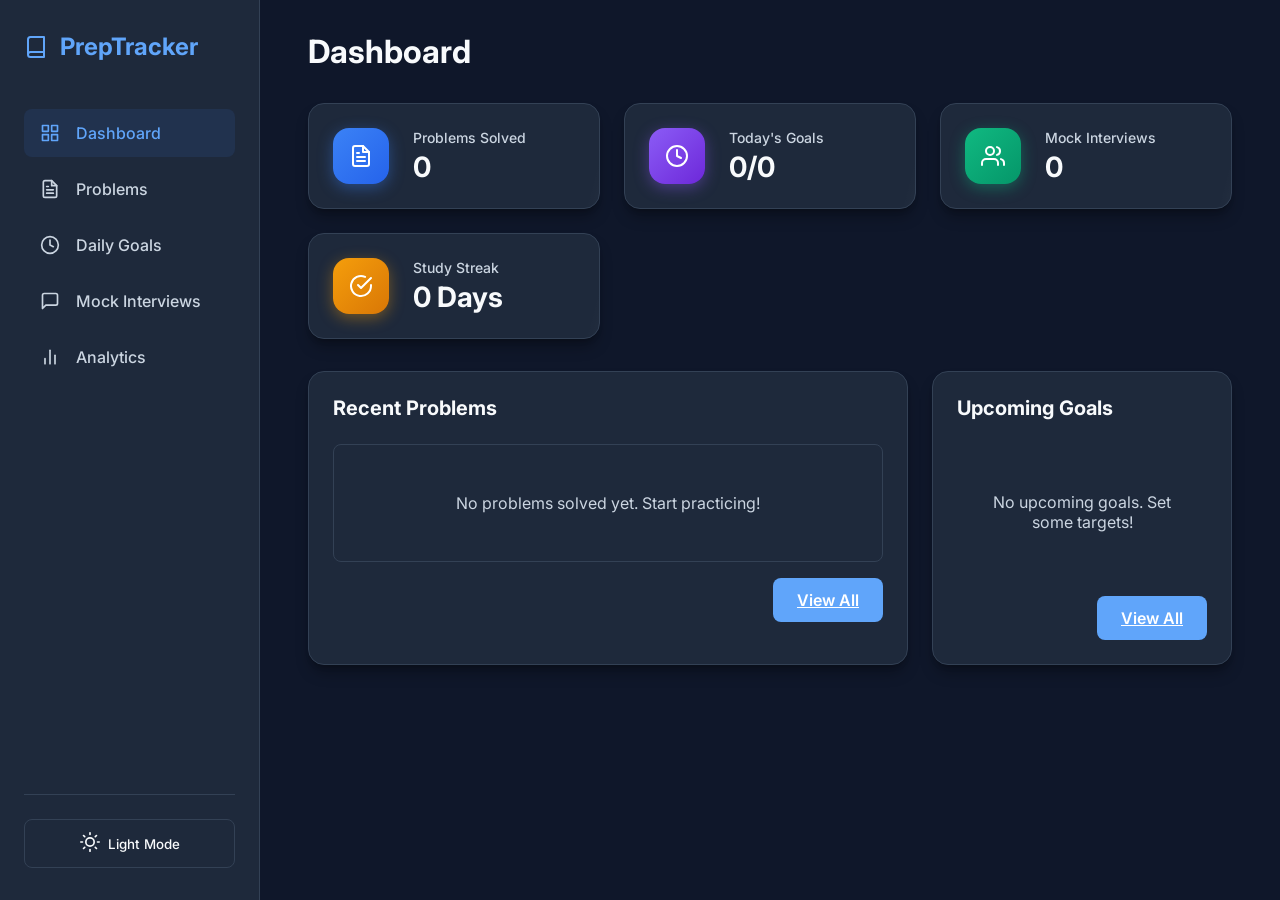
<file: index.html>
<!DOCTYPE html>
<html lang="en" data-theme="dark">
<head>
    <meta charset="UTF-8">
    <meta name="viewport" content="width=device-width, initial-scale=1.0">
    <title>Dashboard | Placement Preparation Tracker</title>
    <link rel="stylesheet" href="./css/style.css">
    <link rel="stylesheet" href="./css/dashboard.css">
</head>
<body>
    <div class="app-container">
        <!-- Sidebar will be injected here -->
        <div id="sidebar-container"></div>
        
        <main class="main-content">
            <header class="page-header">
                <div style="display: flex; align-items: center; gap: 1rem;">
                    <button class="mobile-menu-btn" aria-label="Toggle Menu">
                        <svg xmlns="http://www.w3.org/2000/svg" width="24" height="24" viewBox="0 0 24 24" fill="none" stroke="currentColor" stroke-width="2" stroke-linecap="round" stroke-linejoin="round"><line x1="3" y1="12" x2="21" y2="12"></line><line x1="3" y1="6" x2="21" y2="6"></line><line x1="3" y1="18" x2="21" y2="18"></line></svg>
                    </button>
                    <h1 class="page-title">Dashboard</h1>
                </div>
            </header>
            
            <div class="dashboard-grid animate-fade-in">
                <!-- Summary Cards -->
                <div class="card summary-card gradient-blue">
                    <div class="card-icon">
                        <svg xmlns="http://www.w3.org/2000/svg" width="24" height="24" viewBox="0 0 24 24" fill="none" stroke="currentColor" stroke-width="2" stroke-linecap="round" stroke-linejoin="round"><path d="M14 2H6a2 2 0 0 0-2 2v16a2 2 0 0 0 2 2h12a2 2 0 0 0 2-2V8z"></path><polyline points="14 2 14 8 20 8"></polyline><line x1="16" y1="13" x2="8" y2="13"></line><line x1="16" y1="17" x2="8" y2="17"></line><polyline points="10 9 9 9 8 9"></polyline></svg>
                    </div>
                    <div class="card-content">
                        <h3>Problems Solved</h3>
                        <p class="stat-value" id="stat-problems">0</p>
                    </div>
                </div>
                
                <div class="card summary-card gradient-purple">
                    <div class="card-icon">
                        <svg xmlns="http://www.w3.org/2000/svg" width="24" height="24" viewBox="0 0 24 24" fill="none" stroke="currentColor" stroke-width="2" stroke-linecap="round" stroke-linejoin="round"><circle cx="12" cy="12" r="10"></circle><polyline points="12 6 12 12 16 14"></polyline></svg>
                    </div>
                    <div class="card-content">
                        <h3>Today's Goals</h3>
                        <p class="stat-value" id="stat-goals">0/0</p>
                    </div>
                </div>
                
                <div class="card summary-card gradient-green">
                    <div class="card-icon">
                        <svg xmlns="http://www.w3.org/2000/svg" width="24" height="24" viewBox="0 0 24 24" fill="none" stroke="currentColor" stroke-width="2" stroke-linecap="round" stroke-linejoin="round"><path d="M17 21v-2a4 4 0 0 0-4-4H5a4 4 0 0 0-4 4v2"></path><circle cx="9" cy="7" r="4"></circle><path d="M23 21v-2a4 4 0 0 0-3-3.87"></path><path d="M16 3.13a4 4 0 0 1 0 7.75"></path></svg>
                    </div>
                    <div class="card-content">
                        <h3>Mock Interviews</h3>
                        <p class="stat-value" id="stat-interviews">0</p>
                    </div>
                </div>
                
                <div class="card summary-card gradient-orange">
                    <div class="card-icon">
                        <svg xmlns="http://www.w3.org/2000/svg" width="24" height="24" viewBox="0 0 24 24" fill="none" stroke="currentColor" stroke-width="2" stroke-linecap="round" stroke-linejoin="round"><path d="M22 11.08V12a10 10 0 1 1-5.93-9.14"></path><polyline points="22 4 12 14.01 9 11.01"></polyline></svg>
                    </div>
                    <div class="card-content">
                        <h3>Study Streak</h3>
                        <p class="stat-value" id="stat-streak">0 Days</p>
                    </div>
                </div>
            </div>
            
            <div class="dashboard-sections animate-fade-in" style="animation-delay: 0.1s;">
                <div class="card">
                    <h2 style="margin-bottom: 1.5rem; font-size: 1.25rem;">Recent Problems</h2>
                    <div id="recent-problems" class="table-container">
                        <!-- Populated by JS -->
                    </div>
                    <div style="margin-top: 1rem; text-align: right;">
                        <a href="./pages/problems.html" class="btn btn-primary">View All</a>
                    </div>
                </div>
                
                <div class="card">
                    <h2 style="margin-bottom: 1.5rem; font-size: 1.25rem;">Upcoming Goals</h2>
                    <div id="upcoming-goals">
                        <!-- Populated by JS -->
                    </div>
                    <div style="margin-top: 1rem; text-align: right;">
                        <a href="./pages/goals.html" class="btn btn-primary">View All</a>
                    </div>
                </div>
            </div>
        </main>
    </div>

    <!-- Scripts -->
    <script src="./js/store.js"></script>
    <script src="./js/theme.js"></script>
    <script src="./js/app.js"></script>
    <script src="./js/dashboard.js"></script>
</body>
</html>
</file>
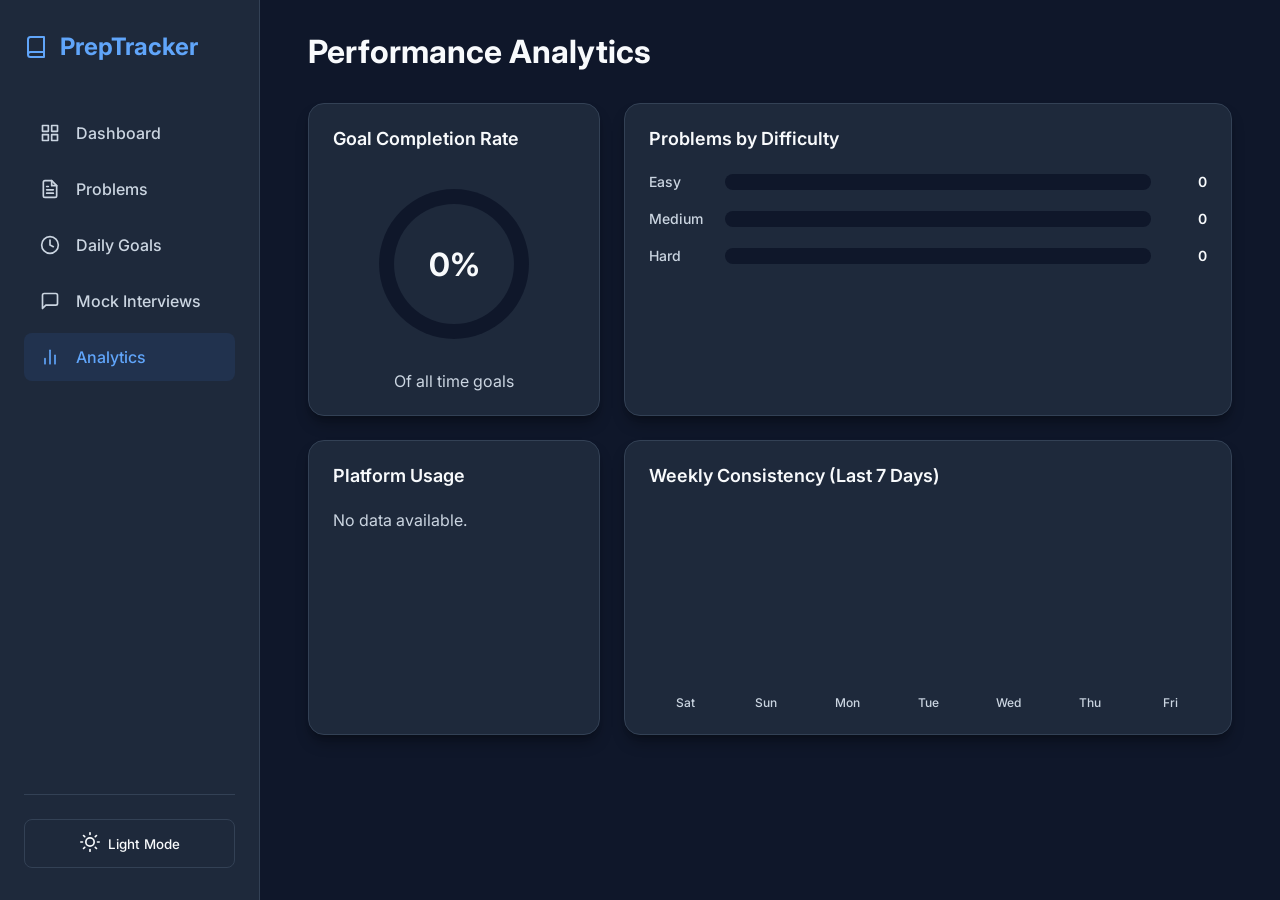
<file: pages/analytics.html>
<!DOCTYPE html>
<html lang="en" data-theme="dark">
<head>
    <meta charset="UTF-8">
    <meta name="viewport" content="width=device-width, initial-scale=1.0">
    <title>Analytics | Placement Preparation Tracker</title>
    <link rel="stylesheet" href="../css/style.css">
    <link rel="stylesheet" href="../css/analytics.css">
</head>
<body>
    <div class="app-container">
        <div id="sidebar-container"></div>
        
        <main class="main-content">
            <header class="page-header">
                <div style="display: flex; align-items: center; gap: 1rem;">
                    <button class="mobile-menu-btn" aria-label="Toggle Menu">
                        <svg xmlns="http://www.w3.org/2000/svg" width="24" height="24" viewBox="0 0 24 24" fill="none" stroke="currentColor" stroke-width="2" stroke-linecap="round" stroke-linejoin="round"><line x1="3" y1="12" x2="21" y2="12"></line><line x1="3" y1="6" x2="21" y2="6"></line><line x1="3" y1="18" x2="21" y2="18"></line></svg>
                    </button>
                    <h1 class="page-title">Performance Analytics</h1>
                </div>
            </header>
            
            <div class="analytics-grid animate-fade-in">
                <!-- Goal Completion Percentage -->
                <div class="card" style="grid-column: span 1;">
                    <h2 class="card-title">Goal Completion Rate</h2>
                    <div class="circular-progress-container">
                        <div class="circular-progress" id="goal-completion-circle">
                            <span class="progress-value" id="goal-completion-text">0%</span>
                        </div>
                    </div>
                    <p style="text-align: center; color: var(--text-secondary); margin-top: 1rem;">Of all time goals</p>
                </div>

                <!-- Problems by Difficulty -->
                <div class="card" style="grid-column: span 2;">
                    <h2 class="card-title">Problems by Difficulty</h2>
                    
                    <div class="bar-chart">
                        <div class="bar-group">
                            <div class="bar-label">Easy</div>
                            <div class="bar-track">
                                <div class="bar-fill bg-success" id="bar-easy" style="width: 0%"></div>
                            </div>
                            <div class="bar-value" id="val-easy">0</div>
                        </div>
                        
                        <div class="bar-group">
                            <div class="bar-label">Medium</div>
                            <div class="bar-track">
                                <div class="bar-fill bg-warning" id="bar-medium" style="width: 0%"></div>
                            </div>
                            <div class="bar-value" id="val-medium">0</div>
                        </div>
                        
                        <div class="bar-group">
                            <div class="bar-label">Hard</div>
                            <div class="bar-track">
                                <div class="bar-fill bg-danger" id="bar-hard" style="width: 0%"></div>
                            </div>
                            <div class="bar-value" id="val-hard">0</div>
                        </div>
                    </div>
                </div>

                <!-- Platform Distribution -->
                <div class="card" style="grid-column: span 1;">
                    <h2 class="card-title">Platform Usage</h2>
                    <div id="platform-stats" class="platform-stats">
                        <!-- Populated by JS -->
                    </div>
                </div>

                <!-- Weekly Consistency -->
                <div class="card" style="grid-column: span 2;">
                    <h2 class="card-title">Weekly Consistency (Last 7 Days)</h2>
                    <div class="activity-graph" id="weekly-graph">
                        <!-- Populated by JS -->
                    </div>
                </div>
            </div>
        </main>
    </div>

    <script src="../js/store.js"></script>
    <script src="../js/theme.js"></script>
    <script src="../js/app.js"></script>
    <script src="../js/analytics.js"></script>
</body>
</html>
</file>
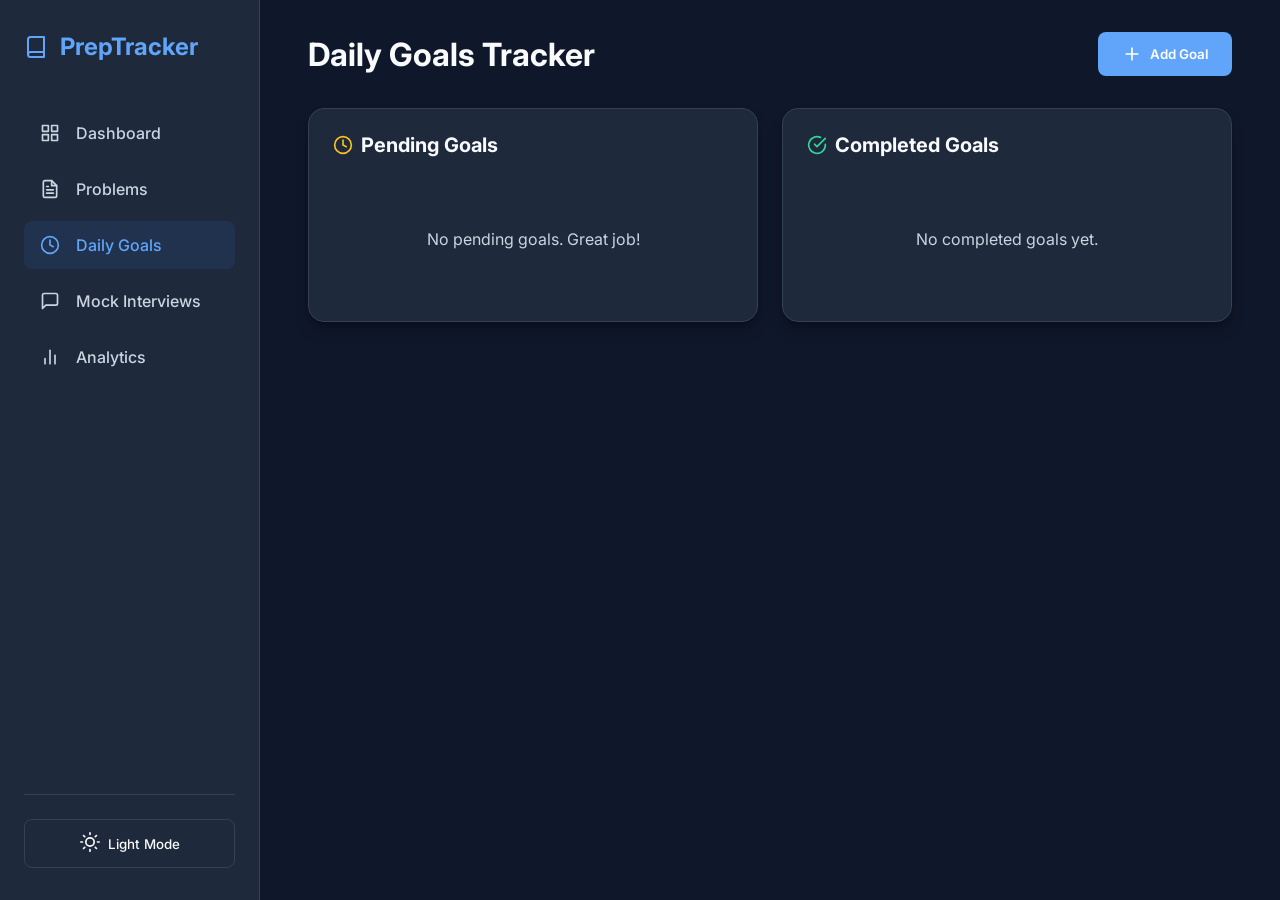
<file: pages/goals.html>
<!DOCTYPE html>
<html lang="en" data-theme="dark">
<head>
    <meta charset="UTF-8">
    <meta name="viewport" content="width=device-width, initial-scale=1.0">
    <title>Daily Goals | Placement Preparation Tracker</title>
    <link rel="stylesheet" href="../css/style.css">
    <link rel="stylesheet" href="../css/goals.css">
</head>
<body>
    <div class="app-container">
        <div id="sidebar-container"></div>
        
        <main class="main-content">
            <header class="page-header">
                <div style="display: flex; align-items: center; gap: 1rem;">
                    <button class="mobile-menu-btn" aria-label="Toggle Menu">
                        <svg xmlns="http://www.w3.org/2000/svg" width="24" height="24" viewBox="0 0 24 24" fill="none" stroke="currentColor" stroke-width="2" stroke-linecap="round" stroke-linejoin="round"><line x1="3" y1="12" x2="21" y2="12"></line><line x1="3" y1="6" x2="21" y2="6"></line><line x1="3" y1="18" x2="21" y2="18"></line></svg>
                    </button>
                    <h1 class="page-title">Daily Goals Tracker</h1>
                </div>
                <button class="btn btn-primary" id="add-goal-btn">
                    <svg xmlns="http://www.w3.org/2000/svg" width="20" height="20" viewBox="0 0 24 24" fill="none" stroke="currentColor" stroke-width="2" stroke-linecap="round" stroke-linejoin="round"><line x1="12" y1="5" x2="12" y2="19"></line><line x1="5" y1="12" x2="19" y2="12"></line></svg>
                    Add Goal
                </button>
            </header>
            
            <div class="goals-grid">
                <!-- Pending Goals -->
                <div class="card animate-fade-in">
                    <h2 style="margin-bottom: 1.5rem; font-size: 1.25rem; display: flex; align-items: center; gap: 0.5rem;">
                        <svg xmlns="http://www.w3.org/2000/svg" width="20" height="20" viewBox="0 0 24 24" fill="none" stroke="var(--warning)" stroke-width="2" stroke-linecap="round" stroke-linejoin="round"><circle cx="12" cy="12" r="10"></circle><polyline points="12 6 12 12 16 14"></polyline></svg>
                        Pending Goals
                    </h2>
                    <div id="pending-goals-container" class="goals-list">
                        <!-- Populated by JS -->
                    </div>
                </div>

                <!-- Completed Goals -->
                <div class="card animate-fade-in" style="animation-delay: 0.1s;">
                    <h2 style="margin-bottom: 1.5rem; font-size: 1.25rem; display: flex; align-items: center; gap: 0.5rem;">
                        <svg xmlns="http://www.w3.org/2000/svg" width="20" height="20" viewBox="0 0 24 24" fill="none" stroke="var(--success)" stroke-width="2" stroke-linecap="round" stroke-linejoin="round"><path d="M22 11.08V12a10 10 0 1 1-5.93-9.14"></path><polyline points="22 4 12 14.01 9 11.01"></polyline></svg>
                        Completed Goals
                    </h2>
                    <div id="completed-goals-container" class="goals-list">
                        <!-- Populated by JS -->
                    </div>
                </div>
            </div>
        </main>
    </div>

    <!-- Add Goal Modal -->
    <div class="modal-overlay" id="goal-modal">
        <div class="modal">
            <div class="modal-header">
                <h2 id="modal-title">Add Daily Goal</h2>
                <button class="close-modal" id="close-modal-btn">&times;</button>
            </div>
            <form id="goal-form">
                <div class="form-group">
                    <label class="form-label" for="goal-title">Goal Title *</label>
                    <input type="text" class="form-control" id="goal-title" required placeholder="e.g. Solve 5 DSA problems">
                </div>
                <div class="form-group">
                    <label class="form-label" for="goal-deadline">Deadline *</label>
                    <input type="date" class="form-control" id="goal-deadline" required>
                </div>
                <div class="form-group">
                    <label class="form-label" for="goal-priority">Priority *</label>
                    <select class="form-control" id="goal-priority" required>
                        <option value="High">High</option>
                        <option value="Medium">Medium</option>
                        <option value="Low">Low</option>
                    </select>
                </div>
                <button type="submit" class="btn btn-primary" style="width: 100%; margin-top: 1rem;">Save Goal</button>
            </form>
        </div>
    </div>

    <script src="../js/store.js"></script>
    <script src="../js/theme.js"></script>
    <script src="../js/app.js"></script>
    <script src="../js/goals.js"></script>
</body>
</html>
</file>
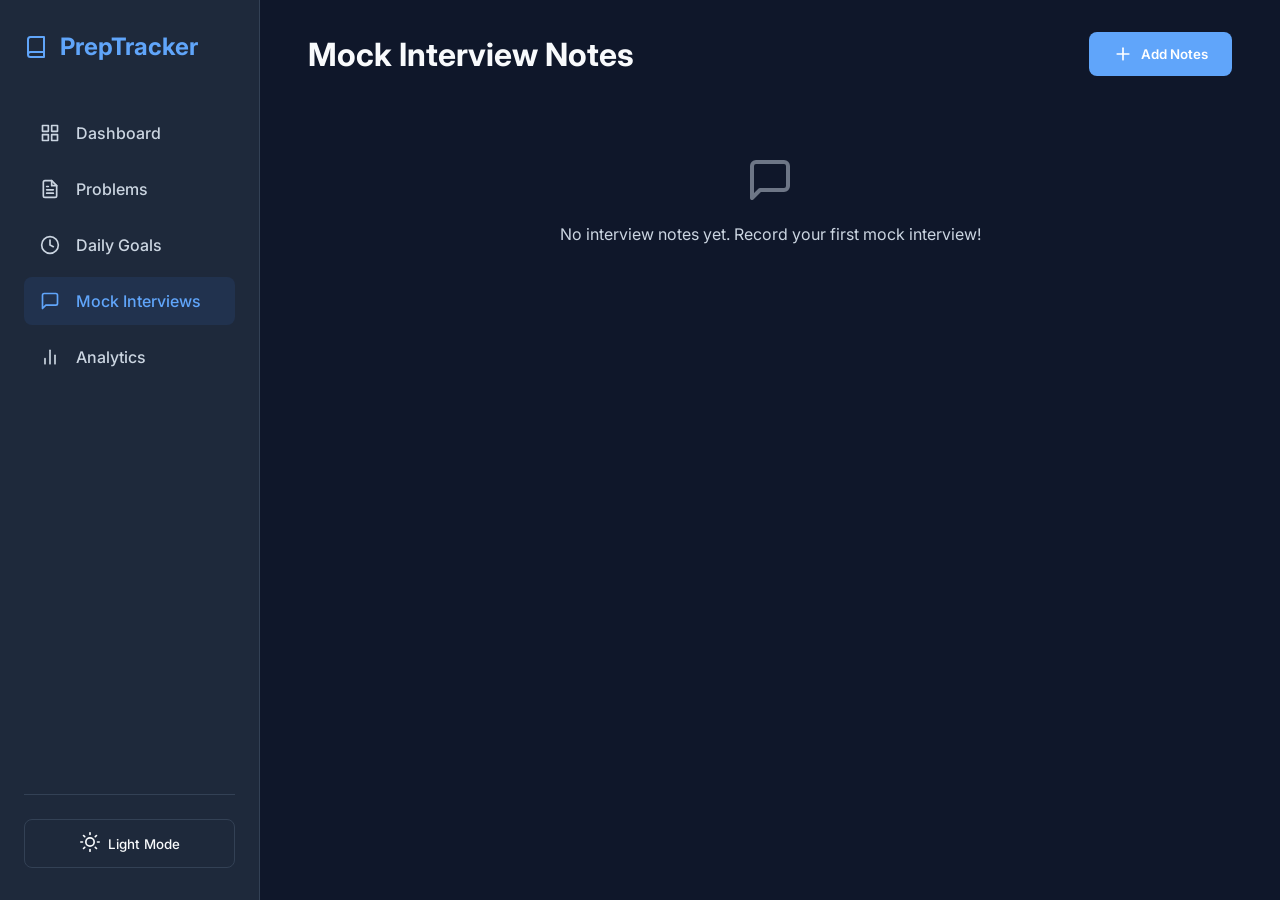
<file: pages/interviews.html>
<!DOCTYPE html>
<html lang="en" data-theme="dark">
<head>
    <meta charset="UTF-8">
    <meta name="viewport" content="width=device-width, initial-scale=1.0">
    <title>Mock Interviews | Placement Preparation Tracker</title>
    <link rel="stylesheet" href="../css/style.css">
    <link rel="stylesheet" href="../css/interviews.css">
</head>
<body>
    <div class="app-container">
        <div id="sidebar-container"></div>
        
        <main class="main-content">
            <header class="page-header">
                <div style="display: flex; align-items: center; gap: 1rem;">
                    <button class="mobile-menu-btn" aria-label="Toggle Menu">
                        <svg xmlns="http://www.w3.org/2000/svg" width="24" height="24" viewBox="0 0 24 24" fill="none" stroke="currentColor" stroke-width="2" stroke-linecap="round" stroke-linejoin="round"><line x1="3" y1="12" x2="21" y2="12"></line><line x1="3" y1="6" x2="21" y2="6"></line><line x1="3" y1="18" x2="21" y2="18"></line></svg>
                    </button>
                    <h1 class="page-title">Mock Interview Notes</h1>
                </div>
                <button class="btn btn-primary" id="add-interview-btn">
                    <svg xmlns="http://www.w3.org/2000/svg" width="20" height="20" viewBox="0 0 24 24" fill="none" stroke="currentColor" stroke-width="2" stroke-linecap="round" stroke-linejoin="round"><line x1="12" y1="5" x2="12" y2="19"></line><line x1="5" y1="12" x2="19" y2="12"></line></svg>
                    Add Notes
                </button>
            </header>
            
            <div id="interviews-grid" class="interviews-grid animate-fade-in">
                <!-- Populated by JS -->
            </div>
        </main>
    </div>

    <!-- Add Interview Modal -->
    <div class="modal-overlay" id="interview-modal">
        <div class="modal" style="max-width: 600px;">
            <div class="modal-header">
                <h2 id="modal-title">Mock Interview Notes</h2>
                <button class="close-modal" id="close-modal-btn">&times;</button>
            </div>
            <form id="interview-form">
                <input type="hidden" id="interview-id">
                
                <div style="display: grid; grid-template-columns: 1fr 1fr; gap: 1rem;">
                    <div class="form-group">
                        <label class="form-label" for="interview-company">Company Name *</label>
                        <input type="text" class="form-control" id="interview-company" required placeholder="e.g. Infosys, TCS">
                    </div>
                    <div class="form-group">
                        <label class="form-label" for="interview-date">Date</label>
                        <input type="date" class="form-control" id="interview-date" required>
                    </div>
                </div>

                <div style="display: grid; grid-template-columns: 1fr 1fr; gap: 1rem;">
                    <div class="form-group">
                        <label class="form-label" for="interview-type">Interview Type *</label>
                        <select class="form-control" id="interview-type" required>
                            <option value="Technical">Technical</option>
                            <option value="HR">HR</option>
                            <option value="Managerial">Managerial</option>
                            <option value="System Design">System Design</option>
                        </select>
                    </div>
                    <div class="form-group">
                        <label class="form-label" for="interview-score">Self Score (Out of 10)</label>
                        <input type="number" class="form-control" id="interview-score" min="1" max="10" required>
                    </div>
                </div>

                <div class="form-group">
                    <label class="form-label" for="interview-questions">Questions Asked *</label>
                    <textarea class="form-control" id="interview-questions" rows="3" required placeholder="- What is polymorphism?&#10;- Explain ACID properties."></textarea>
                </div>

                <div class="form-group">
                    <label class="form-label" for="interview-feedback">Feedback / Areas to Improve *</label>
                    <textarea class="form-control" id="interview-feedback" rows="3" required placeholder="Need to work on database indexing concepts..."></textarea>
                </div>
                
                <button type="submit" class="btn btn-primary" style="width: 100%; margin-top: 1rem;">Save Notes</button>
            </form>
        </div>
    </div>

    <script src="../js/store.js"></script>
    <script src="../js/theme.js"></script>
    <script src="../js/app.js"></script>
    <script src="../js/interviews.js"></script>
</body>
</html>
</file>
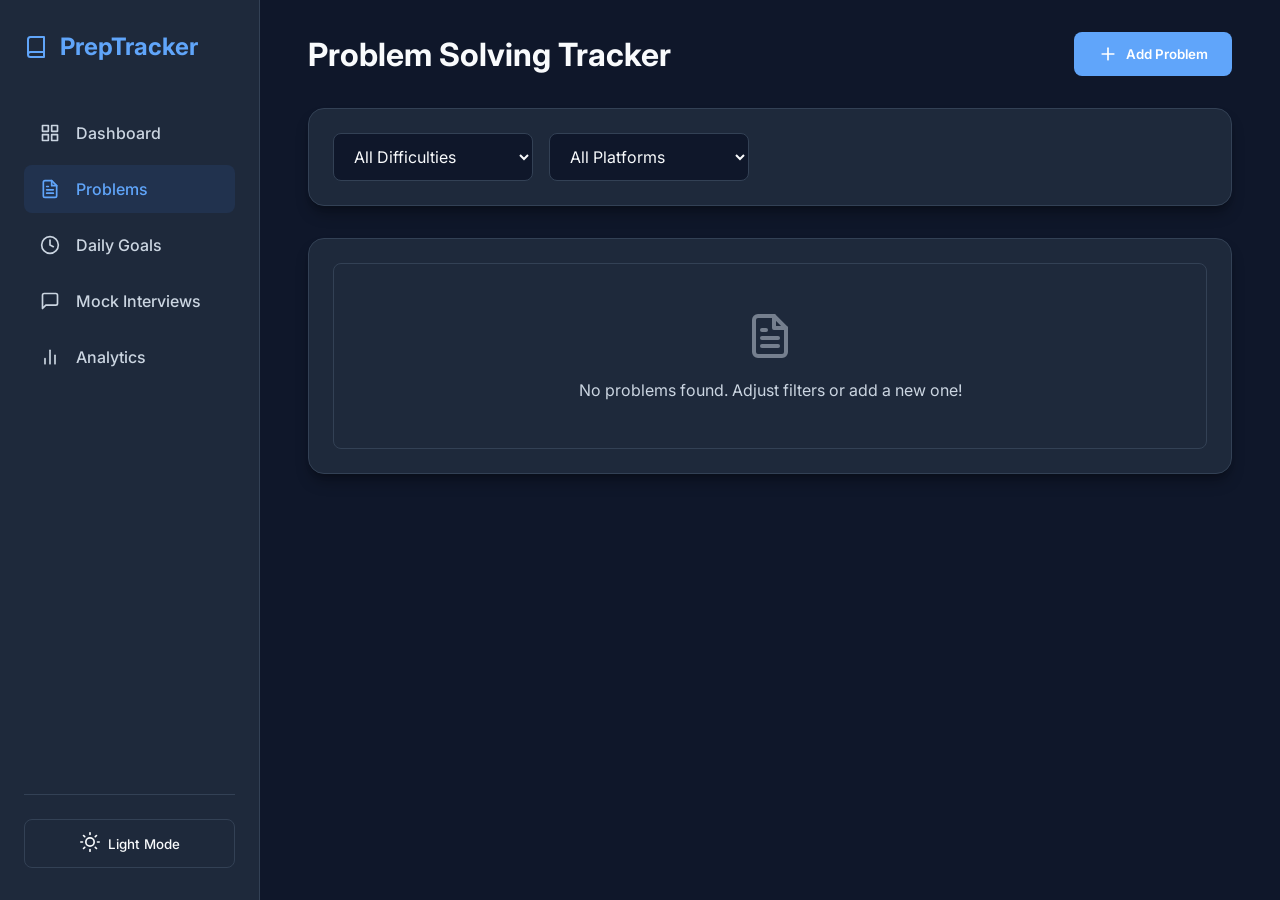
<file: pages/problems.html>
<!DOCTYPE html>
<html lang="en" data-theme="dark">
<head>
    <meta charset="UTF-8">
    <meta name="viewport" content="width=device-width, initial-scale=1.0">
    <title>Problems | Placement Preparation Tracker</title>
    <link rel="stylesheet" href="../css/style.css">
    <link rel="stylesheet" href="../css/problems.css">
</head>
<body>
    <div class="app-container">
        <div id="sidebar-container"></div>
        
        <main class="main-content">
            <header class="page-header">
                <div style="display: flex; align-items: center; gap: 1rem;">
                    <button class="mobile-menu-btn" aria-label="Toggle Menu">
                        <svg xmlns="http://www.w3.org/2000/svg" width="24" height="24" viewBox="0 0 24 24" fill="none" stroke="currentColor" stroke-width="2" stroke-linecap="round" stroke-linejoin="round"><line x1="3" y1="12" x2="21" y2="12"></line><line x1="3" y1="6" x2="21" y2="6"></line><line x1="3" y1="18" x2="21" y2="18"></line></svg>
                    </button>
                    <h1 class="page-title">Problem Solving Tracker</h1>
                </div>
                <button class="btn btn-primary" id="add-problem-btn">
                    <svg xmlns="http://www.w3.org/2000/svg" width="20" height="20" viewBox="0 0 24 24" fill="none" stroke="currentColor" stroke-width="2" stroke-linecap="round" stroke-linejoin="round"><line x1="12" y1="5" x2="12" y2="19"></line><line x1="5" y1="12" x2="19" y2="12"></line></svg>
                    Add Problem
                </button>
            </header>
            
            <div class="card animate-fade-in" style="margin-bottom: 2rem;">
                <div class="filter-bar">
                    <div class="form-group" style="margin-bottom: 0; min-width: 200px;">
                        <select class="form-control" id="filter-difficulty">
                            <option value="All">All Difficulties</option>
                            <option value="Easy">Easy</option>
                            <option value="Medium">Medium</option>
                            <option value="Hard">Hard</option>
                        </select>
                    </div>
                    <div class="form-group" style="margin-bottom: 0; min-width: 200px;">
                        <select class="form-control" id="filter-platform">
                            <option value="All">All Platforms</option>
                            <option value="LeetCode">LeetCode</option>
                            <option value="HackerRank">HackerRank</option>
                            <option value="CodeChef">CodeChef</option>
                            <option value="Other">Other</option>
                        </select>
                    </div>
                </div>
            </div>

            <div class="card animate-fade-in" style="animation-delay: 0.1s;">
                <div id="problems-container" class="table-container">
                    <!-- Populated by JS -->
                </div>
            </div>
        </main>
    </div>

    <!-- Add Problem Modal -->
    <div class="modal-overlay" id="problem-modal">
        <div class="modal">
            <div class="modal-header">
                <h2 id="modal-title">Add Problem</h2>
                <button class="close-modal" id="close-modal-btn">&times;</button>
            </div>
            <form id="problem-form">
                <input type="hidden" id="problem-id">
                <div class="form-group">
                    <label class="form-label" for="problem-name">Problem Name *</label>
                    <input type="text" class="form-control" id="problem-name" required placeholder="e.g. Two Sum">
                </div>
                <div class="form-group">
                    <label class="form-label" for="problem-platform">Platform *</label>
                    <select class="form-control" id="problem-platform" required>
                        <option value="LeetCode">LeetCode</option>
                        <option value="HackerRank">HackerRank</option>
                        <option value="CodeChef">CodeChef</option>
                        <option value="Other">Other</option>
                    </select>
                </div>
                <div class="form-group">
                    <label class="form-label" for="problem-difficulty">Difficulty *</label>
                    <select class="form-control" id="problem-difficulty" required>
                        <option value="Easy">Easy</option>
                        <option value="Medium">Medium</option>
                        <option value="Hard">Hard</option>
                    </select>
                </div>
                <div class="form-group">
                    <label class="form-label" for="problem-status">Status *</label>
                    <select class="form-control" id="problem-status" required>
                        <option value="Solved">Solved</option>
                        <option value="Attempted">Attempted</option>
                        <option value="Review">Need Review</option>
                    </select>
                </div>
                <div class="form-group">
                    <label class="form-label" for="problem-date">Date Solved</label>
                    <input type="date" class="form-control" id="problem-date" required>
                </div>
                <button type="submit" class="btn btn-primary" style="width: 100%; margin-top: 1rem;">Save Problem</button>
            </form>
        </div>
    </div>

    <script src="../js/store.js"></script>
    <script src="../js/theme.js"></script>
    <script src="../js/app.js"></script>
    <script src="../js/problems.js"></script>
</body>
</html>
</file>
<file: css/style.css>
@import url('https://fonts.googleapis.com/css2?family=Inter:wght@300;400;500;600;700&display=swap');

:root {
  /* Light Theme Variables */
  --bg-primary: #f8fafc;
  --bg-secondary: #ffffff;
  --text-primary: #0f172a;
  --text-secondary: #475569;
  --accent-color: #3b82f6;
  --accent-hover: #2563eb;
  --success: #10b981;
  --warning: #f59e0b;
  --danger: #ef4444;
  --border-color: #e2e8f0;
  --card-shadow: 0 4px 6px -1px rgb(0 0 0 / 0.1), 0 2px 4px -2px rgb(0 0 0 / 0.1);
  --glass-bg: rgba(255, 255, 255, 0.7);
  --glass-border: rgba(255, 255, 255, 0.5);
  
  --sidebar-width: 260px;
  --header-height: 70px;
}

[data-theme="dark"] {
  /* Dark Theme Variables */
  --bg-primary: #0f172a;
  --bg-secondary: #1e293b;
  --text-primary: #f8fafc;
  --text-secondary: #cbd5e1;
  --accent-color: #60a5fa;
  --accent-hover: #3b82f6;
  --success: #34d399;
  --warning: #fbbf24;
  --danger: #f87171;
  --border-color: #334155;
  --card-shadow: 0 10px 15px -3px rgb(0 0 0 / 0.3), 0 4px 6px -4px rgb(0 0 0 / 0.3);
  --glass-bg: rgba(30, 41, 59, 0.7);
  --glass-border: rgba(255, 255, 255, 0.1);
}

* {
  margin: 0;
  padding: 0;
  box-sizing: border-box;
}

body {
  font-family: 'Inter', sans-serif;
  background-color: var(--bg-primary);
  color: var(--text-primary);
  transition: background-color 0.3s ease, color 0.3s ease;
  overflow-x: hidden;
}

/* Layout */
.app-container {
  display: flex;
  min-height: 100vh;
}

/* Sidebar Styles */
.sidebar {
  width: var(--sidebar-width);
  background-color: var(--bg-secondary);
  border-right: 1px solid var(--border-color);
  padding: 2rem 1.5rem;
  display: flex;
  flex-direction: column;
  position: fixed;
  height: 100vh;
  transition: all 0.3s ease;
  z-index: 100;
}

.sidebar-logo {
  font-size: 1.5rem;
  font-weight: 700;
  color: var(--accent-color);
  margin-bottom: 3rem;
  display: flex;
  align-items: center;
  gap: 0.75rem;
  text-decoration: none;
}

.sidebar-nav {
  display: flex;
  flex-direction: column;
  gap: 0.5rem;
  flex-grow: 1;
}

.nav-item {
  padding: 0.875rem 1rem;
  border-radius: 0.5rem;
  color: var(--text-secondary);
  text-decoration: none;
  font-weight: 500;
  display: flex;
  align-items: center;
  gap: 1rem;
  transition: all 0.2s ease;
}

.nav-item:hover, .nav-item.active {
  background-color: rgba(59, 130, 246, 0.1);
  color: var(--accent-color);
}

.theme-toggle-container {
  margin-top: auto;
  padding-top: 1.5rem;
  border-top: 1px solid var(--border-color);
}

.theme-toggle-btn {
  background: transparent;
  border: 1px solid var(--border-color);
  color: var(--text-primary);
  padding: 0.75rem 1rem;
  border-radius: 0.5rem;
  width: 100%;
  cursor: pointer;
  display: flex;
  align-items: center;
  justify-content: center;
  gap: 0.5rem;
  font-family: inherit;
  font-weight: 500;
  transition: all 0.2s ease;
}

.theme-toggle-btn:hover {
  background-color: var(--bg-primary);
}

/* Main Content Area */
.main-content {
  flex-grow: 1;
  margin-left: var(--sidebar-width);
  padding: 2rem 3rem;
  max-width: 1200px;
}

.page-header {
  margin-bottom: 2rem;
  display: flex;
  justify-content: space-between;
  align-items: center;
}

.page-title {
  font-size: 2rem;
  font-weight: 700;
  color: var(--text-primary);
}

/* Cards & Utilities */
.card {
  background-color: var(--bg-secondary);
  border-radius: 1rem;
  padding: 1.5rem;
  box-shadow: var(--card-shadow);
  border: 1px solid var(--border-color);
  transition: transform 0.2s ease, box-shadow 0.2s ease;
}

.card:hover {
  transform: translateY(-2px);
  box-shadow: 0 10px 25px -5px rgb(0 0 0 / 0.1), 0 8px 10px -6px rgb(0 0 0 / 0.1);
}

/* Forms and Inputs */
.form-group {
  margin-bottom: 1.25rem;
}

.form-label {
  display: block;
  margin-bottom: 0.5rem;
  font-weight: 500;
  color: var(--text-secondary);
  font-size: 0.875rem;
}

.form-control {
  width: 100%;
  padding: 0.75rem 1rem;
  background-color: var(--bg-primary);
  border: 1px solid var(--border-color);
  border-radius: 0.5rem;
  color: var(--text-primary);
  font-family: inherit;
  font-size: 1rem;
  transition: border-color 0.2s ease, box-shadow 0.2s ease;
}

.form-control:focus {
  outline: none;
  border-color: var(--accent-color);
  box-shadow: 0 0 0 3px rgba(59, 130, 246, 0.2);
}

/* Buttons */
.btn {
  display: inline-flex;
  align-items: center;
  justify-content: center;
  gap: 0.5rem;
  padding: 0.75rem 1.5rem;
  border-radius: 0.5rem;
  font-weight: 600;
  cursor: pointer;
  border: none;
  font-family: inherit;
  transition: all 0.2s ease;
}

.btn-primary {
  background-color: var(--accent-color);
  color: #ffffff;
}

.btn-primary:hover {
  background-color: var(--accent-hover);
}

.btn-danger {
  background-color: var(--danger);
  color: #ffffff;
}

.btn-danger:hover {
  filter: brightness(0.9);
}

/* Badges */
.badge {
  padding: 0.25rem 0.75rem;
  border-radius: 9999px;
  font-size: 0.75rem;
  font-weight: 600;
  display: inline-block;
}

.badge-success { background-color: rgba(16, 185, 129, 0.1); color: var(--success); }
.badge-warning { background-color: rgba(245, 158, 11, 0.1); color: var(--warning); }
.badge-danger { background-color: rgba(239, 68, 68, 0.1); color: var(--danger); }
.badge-info { background-color: rgba(59, 130, 246, 0.1); color: var(--accent-color); }

/* Mobile Menu Toggle */
.mobile-menu-btn {
  display: none;
  background: none;
  border: none;
  color: var(--text-primary);
  font-size: 1.5rem;
  cursor: pointer;
}

/* Tables */
.table-container {
  overflow-x: auto;
  border-radius: 0.5rem;
  border: 1px solid var(--border-color);
}

table {
  width: 100%;
  border-collapse: collapse;
  text-align: left;
}

th, td {
  padding: 1rem;
  border-bottom: 1px solid var(--border-color);
}

th {
  background-color: var(--bg-primary);
  font-weight: 600;
  color: var(--text-secondary);
  text-transform: uppercase;
  font-size: 0.75rem;
  letter-spacing: 0.05em;
}

tr:last-child td {
  border-bottom: none;
}

/* Modals */
.modal-overlay {
  position: fixed;
  top: 0;
  left: 0;
  right: 0;
  bottom: 0;
  background-color: rgba(0, 0, 0, 0.5);
  backdrop-filter: blur(4px);
  display: flex;
  align-items: center;
  justify-content: center;
  z-index: 1000;
  opacity: 0;
  pointer-events: none;
  transition: opacity 0.3s ease;
}

.modal-overlay.active {
  opacity: 1;
  pointer-events: auto;
}

.modal {
  background-color: var(--bg-secondary);
  border-radius: 1rem;
  width: 100%;
  max-width: 500px;
  padding: 2rem;
  box-shadow: 0 25px 50px -12px rgba(0, 0, 0, 0.25);
  transform: translateY(20px);
  transition: transform 0.3s cubic-bezier(0.175, 0.885, 0.32, 1.275);
}

.modal-overlay.active .modal {
  transform: translateY(0);
}

.modal-header {
  display: flex;
  justify-content: space-between;
  align-items: center;
  margin-bottom: 1.5rem;
}

.close-modal {
  background: none;
  border: none;
  color: var(--text-secondary);
  font-size: 1.5rem;
  cursor: pointer;
  transition: color 0.2s;
}

.close-modal:hover {
  color: var(--text-primary);
}

/* Empty States */
.empty-state {
  text-align: center;
  padding: 3rem 1rem;
  color: var(--text-secondary);
}

.empty-state svg {
  margin-bottom: 1rem;
  opacity: 0.5;
}

/* Animations */
@keyframes fadeIn {
  from { opacity: 0; transform: translateY(10px); }
  to { opacity: 1; transform: translateY(0); }
}

.animate-fade-in {
  animation: fadeIn 0.4s ease forwards;
}

/* Responsive */
@media (max-width: 768px) {
  .sidebar {
    transform: translateX(-100%);
    box-shadow: 5px 0 15px rgba(0,0,0,0.1);
  }
  
  .sidebar.active {
    transform: translateX(0);
  }
  
  .main-content {
    margin-left: 0;
    padding: 1.5rem;
  }
  
  .mobile-menu-btn {
    display: block;
  }
}
</file>
<file: css/dashboard.css>
/* Dashboard Specific Styles */
.dashboard-grid {
    display: grid;
    grid-template-columns: repeat(auto-fit, minmax(240px, 1fr));
    gap: 1.5rem;
    margin-bottom: 2rem;
}

.summary-card {
    display: flex;
    align-items: center;
    gap: 1.5rem;
    position: relative;
    overflow: hidden;
}

.summary-card::before {
    content: '';
    position: absolute;
    top: 0;
    right: 0;
    bottom: 0;
    width: 30%;
    background: linear-gradient(90deg, transparent, rgba(255,255,255,0.1));
    transform: skewX(-15deg) translateX(100%);
    transition: transform 0.5s ease;
}

.summary-card:hover::before {
    transform: skewX(-15deg) translateX(-250%);
}

.card-icon {
    width: 3.5rem;
    height: 3.5rem;
    border-radius: 1rem;
    display: flex;
    align-items: center;
    justify-content: center;
    color: white;
}

.gradient-blue .card-icon { background: linear-gradient(135deg, #3b82f6, #2563eb); box-shadow: 0 4px 15px rgba(59, 130, 246, 0.4); }
.gradient-purple .card-icon { background: linear-gradient(135deg, #8b5cf6, #6d28d9); box-shadow: 0 4px 15px rgba(139, 92, 246, 0.4); }
.gradient-green .card-icon { background: linear-gradient(135deg, #10b981, #059669); box-shadow: 0 4px 15px rgba(16, 185, 129, 0.4); }
.gradient-orange .card-icon { background: linear-gradient(135deg, #f59e0b, #d97706); box-shadow: 0 4px 15px rgba(245, 158, 11, 0.4); }

.card-content h3 {
    font-size: 0.875rem;
    color: var(--text-secondary);
    font-weight: 500;
    margin-bottom: 0.25rem;
}

.stat-value {
    font-size: 1.75rem;
    font-weight: 700;
    color: var(--text-primary);
}

.dashboard-sections {
    display: grid;
    grid-template-columns: 2fr 1fr;
    gap: 1.5rem;
}

@media (max-width: 1024px) {
    .dashboard-sections {
        grid-template-columns: 1fr;
    }
}

/* Dashboard List Items */
.goal-item {
    padding: 1rem;
    border-bottom: 1px solid var(--border-color);
    display: flex;
    justify-content: space-between;
    align-items: center;
}

.goal-item:last-child {
    border-bottom: none;
}

.goal-title {
    font-weight: 500;
    color: var(--text-primary);
}

.goal-meta {
    font-size: 0.75rem;
    color: var(--text-secondary);
    margin-top: 0.25rem;
}
</file>
<file: css/analytics.css>
/* Analytics Specific Styles */
.analytics-grid {
    display: grid;
    grid-template-columns: repeat(3, 1fr);
    gap: 1.5rem;
}

@media (max-width: 1024px) {
    .analytics-grid {
        grid-template-columns: 1fr;
    }
    .card {
        grid-column: span 1 !important;
    }
}

.card-title {
    font-size: 1.125rem;
    font-weight: 600;
    margin-bottom: 1.5rem;
    color: var(--text-primary);
}

/* Circular Progress */
.circular-progress-container {
    display: flex;
    justify-content: center;
    align-items: center;
    padding: 1rem;
}

.circular-progress {
    position: relative;
    width: 150px;
    height: 150px;
    border-radius: 50%;
    background: conic-gradient(var(--accent-color) 0deg, var(--bg-primary) 0deg);
    display: flex;
    justify-content: center;
    align-items: center;
    transition: background 1s ease;
}

.circular-progress::before {
    content: '';
    position: absolute;
    width: 120px;
    height: 120px;
    border-radius: 50%;
    background-color: var(--bg-secondary);
}

.progress-value {
    position: relative;
    font-size: 2rem;
    font-weight: 700;
    color: var(--text-primary);
}

/* Linear Bar Chart */
.bar-chart {
    display: flex;
    flex-direction: column;
    gap: 1.25rem;
}

.bar-group {
    display: flex;
    align-items: center;
    gap: 1rem;
}

.bar-label {
    width: 60px;
    font-weight: 500;
    font-size: 0.875rem;
    color: var(--text-secondary);
}

.bar-track {
    flex-grow: 1;
    height: 1rem;
    background-color: var(--bg-primary);
    border-radius: 9999px;
    overflow: hidden;
}

.bar-fill {
    height: 100%;
    border-radius: 9999px;
    transition: width 1s cubic-bezier(0.175, 0.885, 0.32, 1.275);
}

.bg-success { background-color: var(--success); }
.bg-warning { background-color: var(--warning); }
.bg-danger { background-color: var(--danger); }
.bg-accent { background-color: var(--accent-color); }

.bar-value {
    width: 40px;
    text-align: right;
    font-weight: 600;
    font-size: 0.875rem;
}

/* Platform Stats */
.platform-stats {
    display: flex;
    flex-direction: column;
    gap: 1rem;
}

.platform-item {
    display: flex;
    justify-content: space-between;
    align-items: center;
    padding: 0.75rem;
    background-color: var(--bg-primary);
    border-radius: 0.5rem;
    border: 1px solid var(--border-color);
}

.platform-name {
    font-weight: 500;
}

.platform-count {
    background-color: var(--bg-secondary);
    padding: 0.25rem 0.75rem;
    border-radius: 9999px;
    font-weight: 700;
    font-size: 0.875rem;
}

/* Weekly Activity Graph */
.activity-graph {
    display: flex;
    align-items: flex-end;
    justify-content: space-between;
    height: 200px;
    padding-top: 2rem;
    gap: 0.5rem;
}

.activity-day {
    flex: 1;
    display: flex;
    flex-direction: column;
    align-items: center;
    gap: 0.5rem;
}

.activity-bar {
    width: 100%;
    max-width: 40px;
    background-color: var(--accent-color);
    border-radius: 0.25rem 0.25rem 0 0;
    transition: height 1s cubic-bezier(0.175, 0.885, 0.32, 1.275);
    position: relative;
}

.activity-bar:hover::after {
    content: attr(data-val);
    position: absolute;
    top: -30px;
    left: 50%;
    transform: translateX(-50%);
    background: var(--text-primary);
    color: var(--bg-primary);
    padding: 0.25rem 0.5rem;
    border-radius: 0.25rem;
    font-size: 0.75rem;
    font-weight: 600;
}

.day-label {
    font-size: 0.75rem;
    color: var(--text-secondary);
    font-weight: 500;
}
</file>
<file: css/goals.css>
/* Goals Specific Styles */
.goals-grid {
    display: grid;
    grid-template-columns: 1fr 1fr;
    gap: 1.5rem;
}

@media (max-width: 1024px) {
    .goals-grid {
        grid-template-columns: 1fr;
    }
}

.goals-list {
    display: flex;
    flex-direction: column;
    gap: 1rem;
}

.goal-card {
    background-color: var(--bg-primary);
    border: 1px solid var(--border-color);
    border-radius: 0.75rem;
    padding: 1.25rem;
    display: flex;
    align-items: flex-start;
    gap: 1rem;
    transition: transform 0.2s, box-shadow 0.2s;
}

.goal-card:hover {
    transform: translateY(-2px);
    box-shadow: 0 4px 6px -1px rgb(0 0 0 / 0.1);
}

.goal-checkbox {
    appearance: none;
    width: 1.5rem;
    height: 1.5rem;
    border: 2px solid var(--border-color);
    border-radius: 50%;
    cursor: pointer;
    display: flex;
    align-items: center;
    justify-content: center;
    transition: all 0.2s;
    margin-top: 0.125rem;
    flex-shrink: 0;
}

.goal-checkbox:checked {
    background-color: var(--success);
    border-color: var(--success);
}

.goal-checkbox:checked::after {
    content: '';
    width: 0.375rem;
    height: 0.75rem;
    border: solid white;
    border-width: 0 2px 2px 0;
    transform: rotate(45deg);
    margin-bottom: 0.125rem;
}

.goal-content {
    flex-grow: 1;
}

.goal-title {
    font-weight: 500;
    color: var(--text-primary);
    margin-bottom: 0.5rem;
    font-size: 1.05rem;
}

.goal-card.completed .goal-title {
    text-decoration: line-through;
    color: var(--text-secondary);
}

.goal-meta {
    display: flex;
    gap: 1rem;
    font-size: 0.75rem;
    color: var(--text-secondary);
    align-items: center;
}

.goal-actions {
    opacity: 0;
    transition: opacity 0.2s;
}

.goal-card:hover .goal-actions {
    opacity: 1;
}

.btn-delete-goal {
    background: transparent;
    border: none;
    color: var(--text-secondary);
    cursor: pointer;
    padding: 0.5rem;
    border-radius: 0.25rem;
}

.btn-delete-goal:hover {
    color: var(--danger);
    background-color: rgba(239, 68, 68, 0.1);
}
</file>
<file: css/interviews.css>
/* Interviews Specific Styles */
.interviews-grid {
    display: grid;
    grid-template-columns: repeat(auto-fill, minmax(350px, 1fr));
    gap: 1.5rem;
}

@media (max-width: 768px) {
    .interviews-grid {
        grid-template-columns: 1fr;
    }
}

.interview-card {
    background-color: var(--bg-secondary);
    border-radius: 1rem;
    border: 1px solid var(--border-color);
    box-shadow: var(--card-shadow);
    display: flex;
    flex-direction: column;
    transition: transform 0.2s ease, box-shadow 0.2s ease;
    overflow: hidden;
}

.interview-card:hover {
    transform: translateY(-4px);
    box-shadow: 0 10px 25px -5px rgb(0 0 0 / 0.1), 0 8px 10px -6px rgb(0 0 0 / 0.1);
}

.interview-header {
    padding: 1.5rem;
    border-bottom: 1px solid var(--border-color);
    display: flex;
    justify-content: space-between;
    align-items: flex-start;
    background-color: rgba(59, 130, 246, 0.05);
}

.interview-company {
    font-size: 1.25rem;
    font-weight: 700;
    color: var(--text-primary);
    margin-bottom: 0.25rem;
}

.interview-date {
    font-size: 0.875rem;
    color: var(--text-secondary);
    display: flex;
    align-items: center;
    gap: 0.5rem;
}

.score-badge {
    background: linear-gradient(135deg, #10b981, #059669);
    color: white;
    font-weight: 700;
    width: 2.5rem;
    height: 2.5rem;
    display: flex;
    align-items: center;
    justify-content: center;
    border-radius: 50%;
    box-shadow: 0 4px 10px rgba(16, 185, 129, 0.3);
}

.interview-body {
    padding: 1.5rem;
    flex-grow: 1;
}

.section-title {
    font-size: 0.875rem;
    font-weight: 600;
    text-transform: uppercase;
    letter-spacing: 0.05em;
    color: var(--text-secondary);
    margin-bottom: 0.5rem;
}

.interview-content {
    color: var(--text-primary);
    font-size: 0.95rem;
    line-height: 1.5;
    margin-bottom: 1.5rem;
    white-space: pre-line;
}

.interview-footer {
    padding: 1rem 1.5rem;
    border-top: 1px solid var(--border-color);
    display: flex;
    justify-content: space-between;
    align-items: center;
    background-color: var(--bg-primary);
}

.interview-actions {
    display: flex;
    gap: 0.5rem;
}

.btn-icon {
    background: transparent;
    border: none;
    cursor: pointer;
    padding: 0.5rem;
    border-radius: 0.25rem;
    color: var(--text-secondary);
    transition: all 0.2s;
}

.btn-icon:hover {
    background-color: var(--bg-secondary);
    color: var(--text-primary);
}

.btn-icon.edit:hover { color: var(--accent-color); }
.btn-icon.delete:hover { color: var(--danger); }
</file>
<file: css/problems.css>
/* Problems Specific Styles */
.filter-bar {
    display: flex;
    gap: 1rem;
    align-items: center;
    flex-wrap: wrap;
}

.action-buttons {
    display: flex;
    gap: 0.5rem;
}

.btn-icon {
    background: transparent;
    border: none;
    cursor: pointer;
    padding: 0.5rem;
    border-radius: 0.25rem;
    display: flex;
    align-items: center;
    justify-content: center;
    color: var(--text-secondary);
    transition: all 0.2s ease;
}

.btn-icon:hover {
    background-color: var(--bg-primary);
    color: var(--text-primary);
}

.btn-icon.edit:hover {
    color: var(--accent-color);
}

.btn-icon.delete:hover {
    color: var(--danger);
}

.status-badge {
    padding: 0.25rem 0.75rem;
    border-radius: 0.25rem;
    font-size: 0.75rem;
    font-weight: 500;
}

.status-solved {
    background-color: rgba(16, 185, 129, 0.1);
    color: var(--success);
    border: 1px solid rgba(16, 185, 129, 0.2);
}

.status-attempted {
    background-color: rgba(245, 158, 11, 0.1);
    color: var(--warning);
    border: 1px solid rgba(245, 158, 11, 0.2);
}

.status-review {
    background-color: rgba(239, 68, 68, 0.1);
    color: var(--danger);
    border: 1px solid rgba(239, 68, 68, 0.2);
}
</file>
